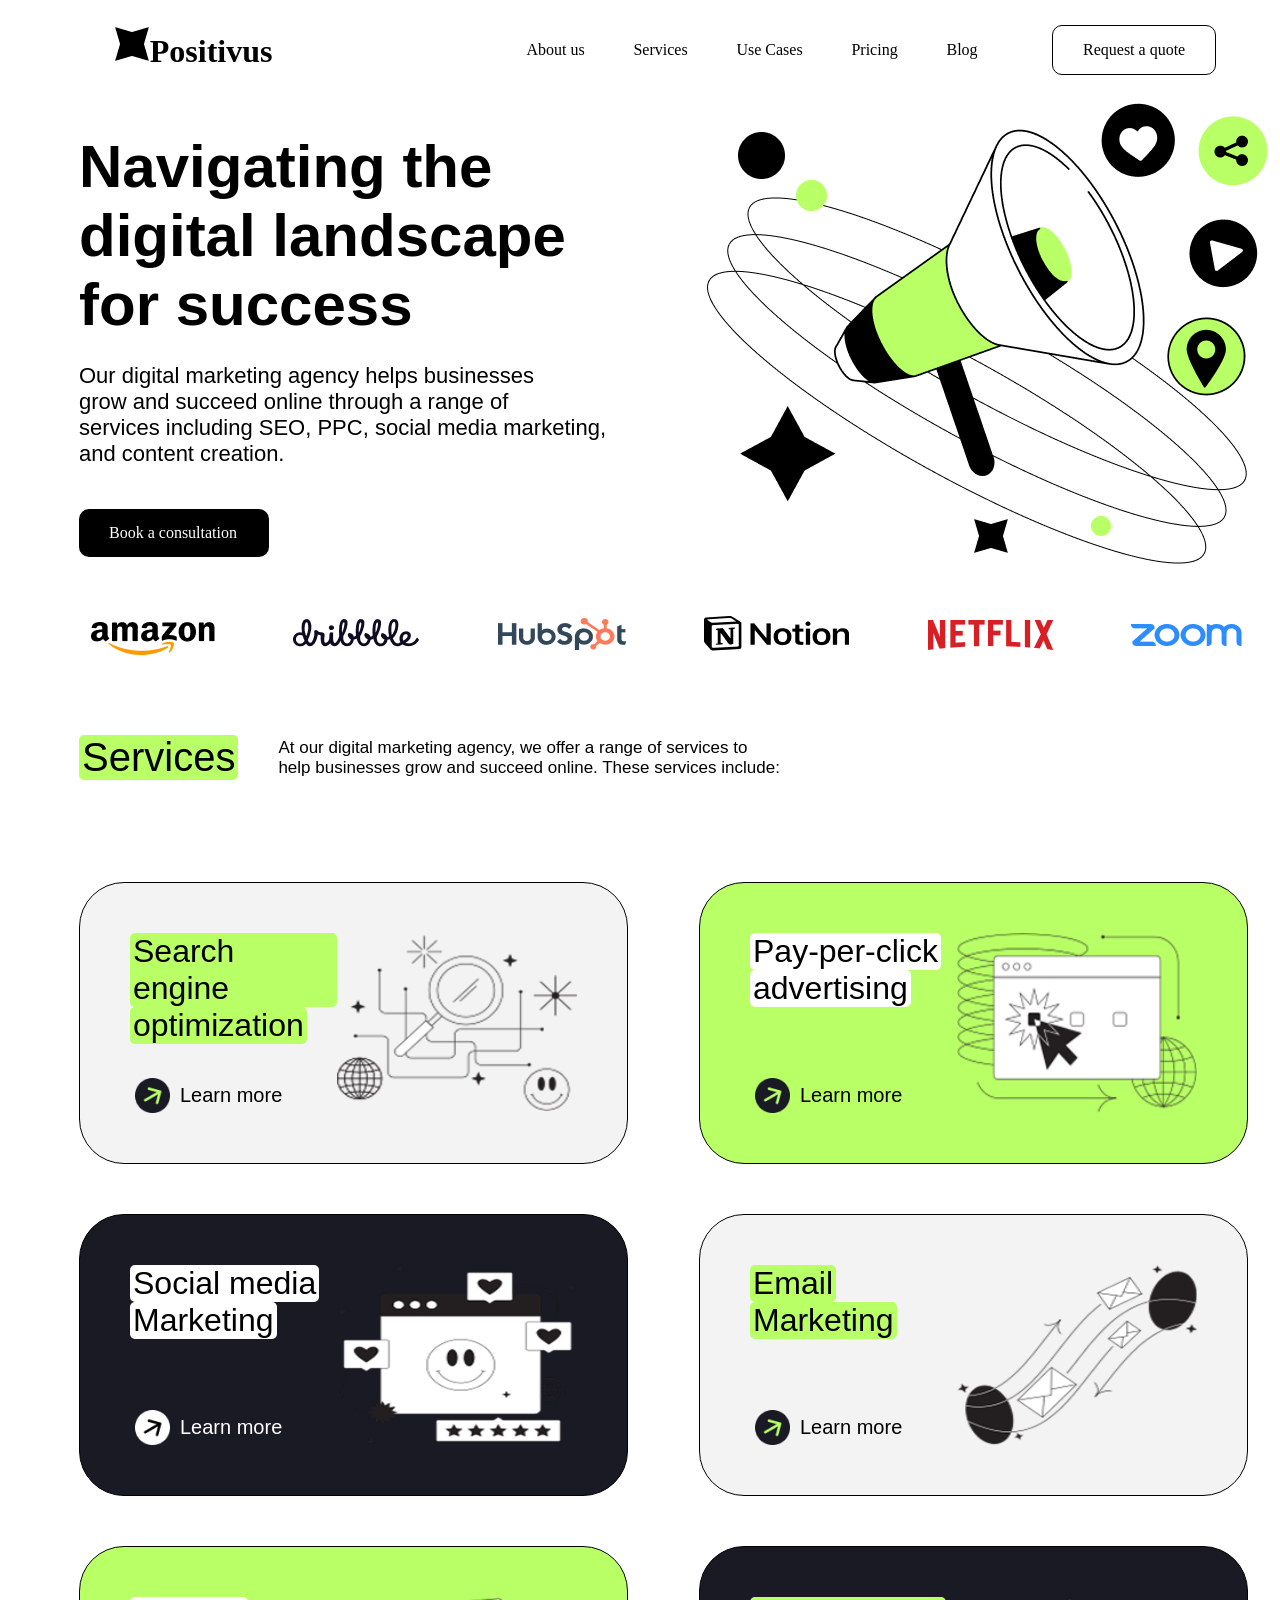
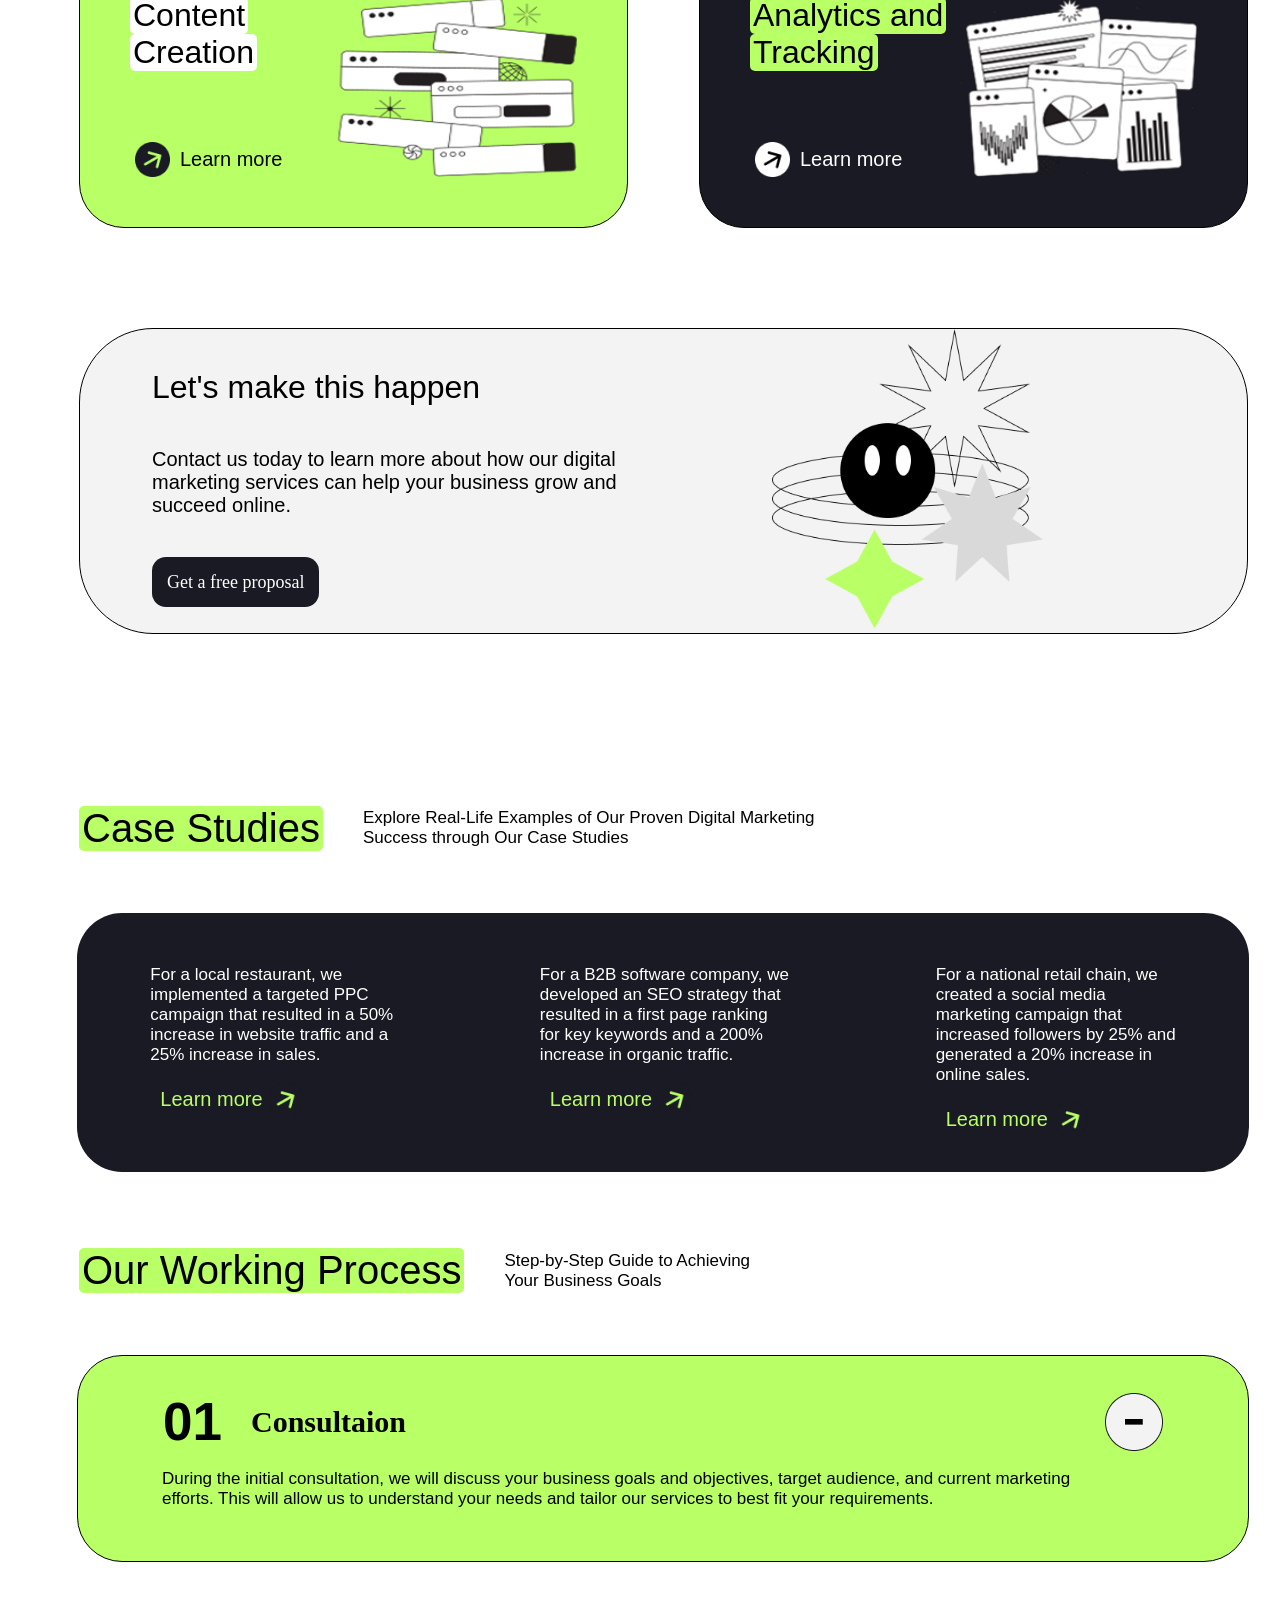
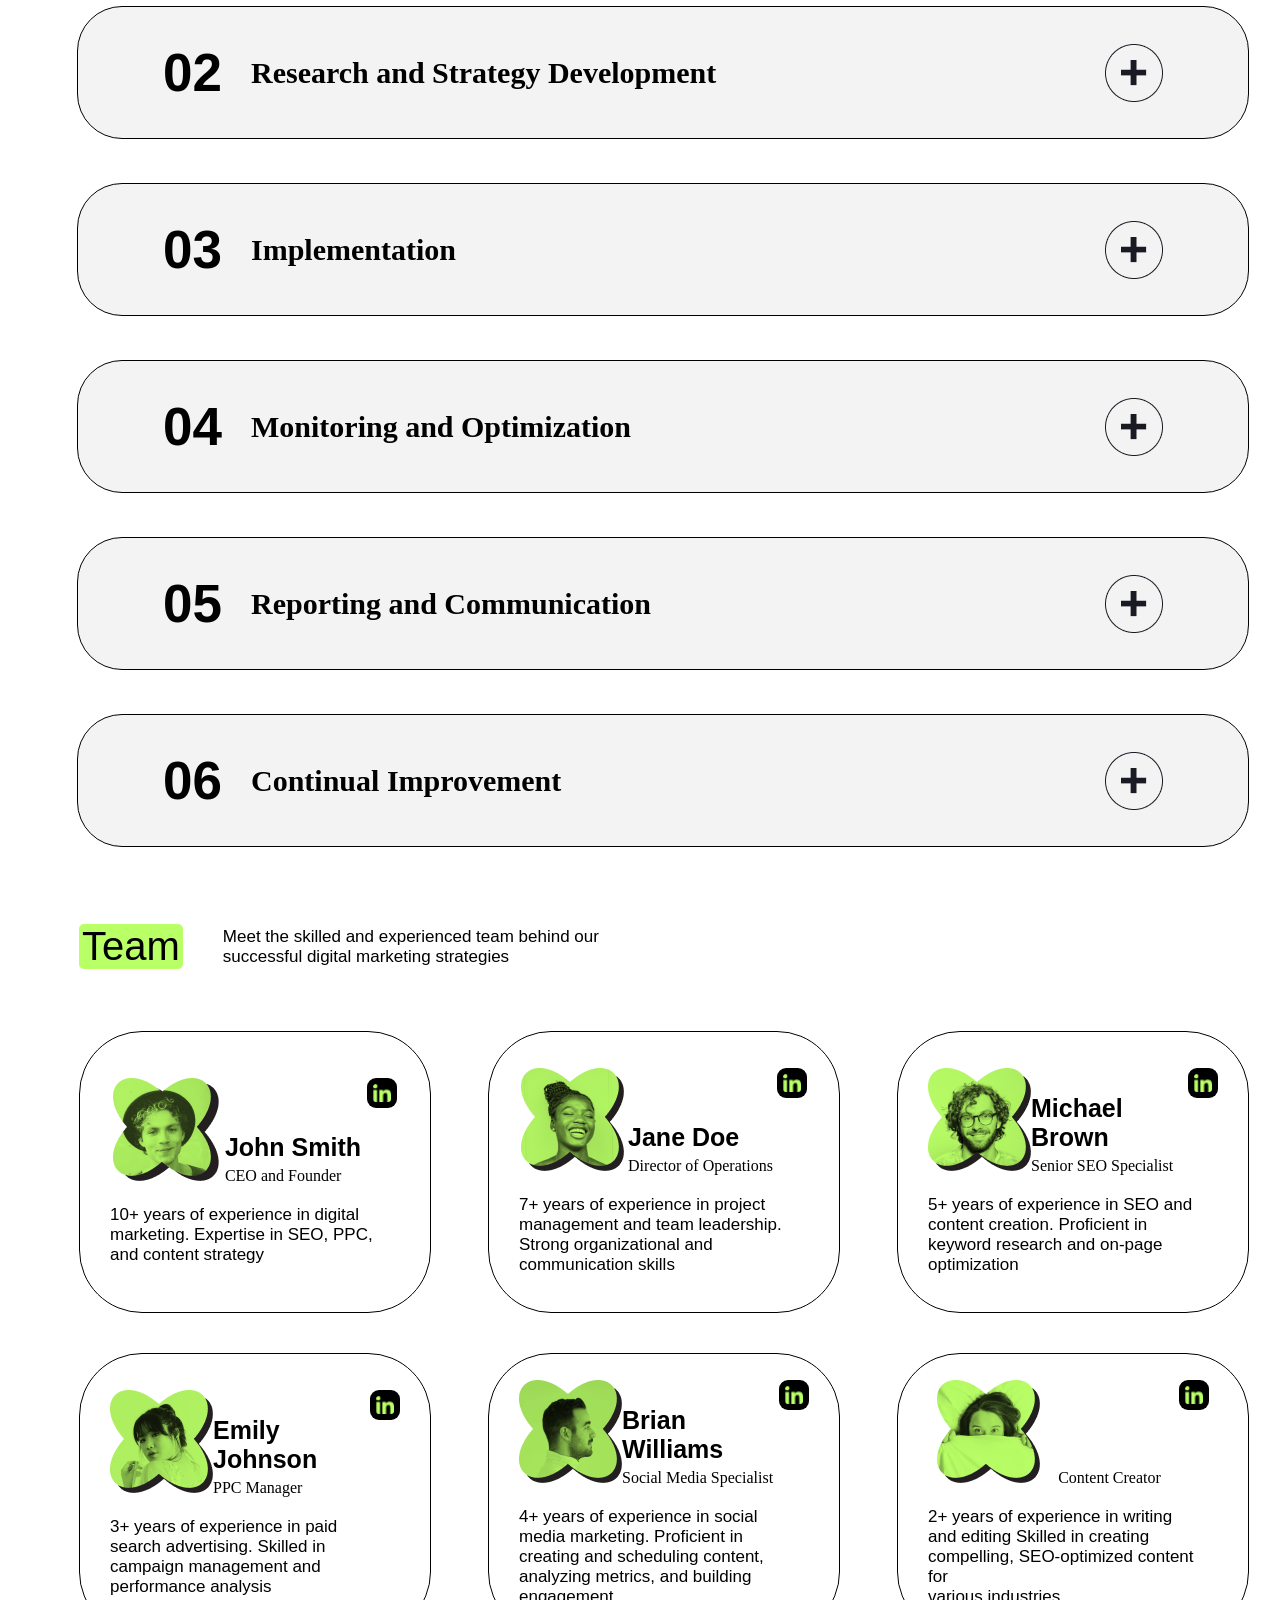
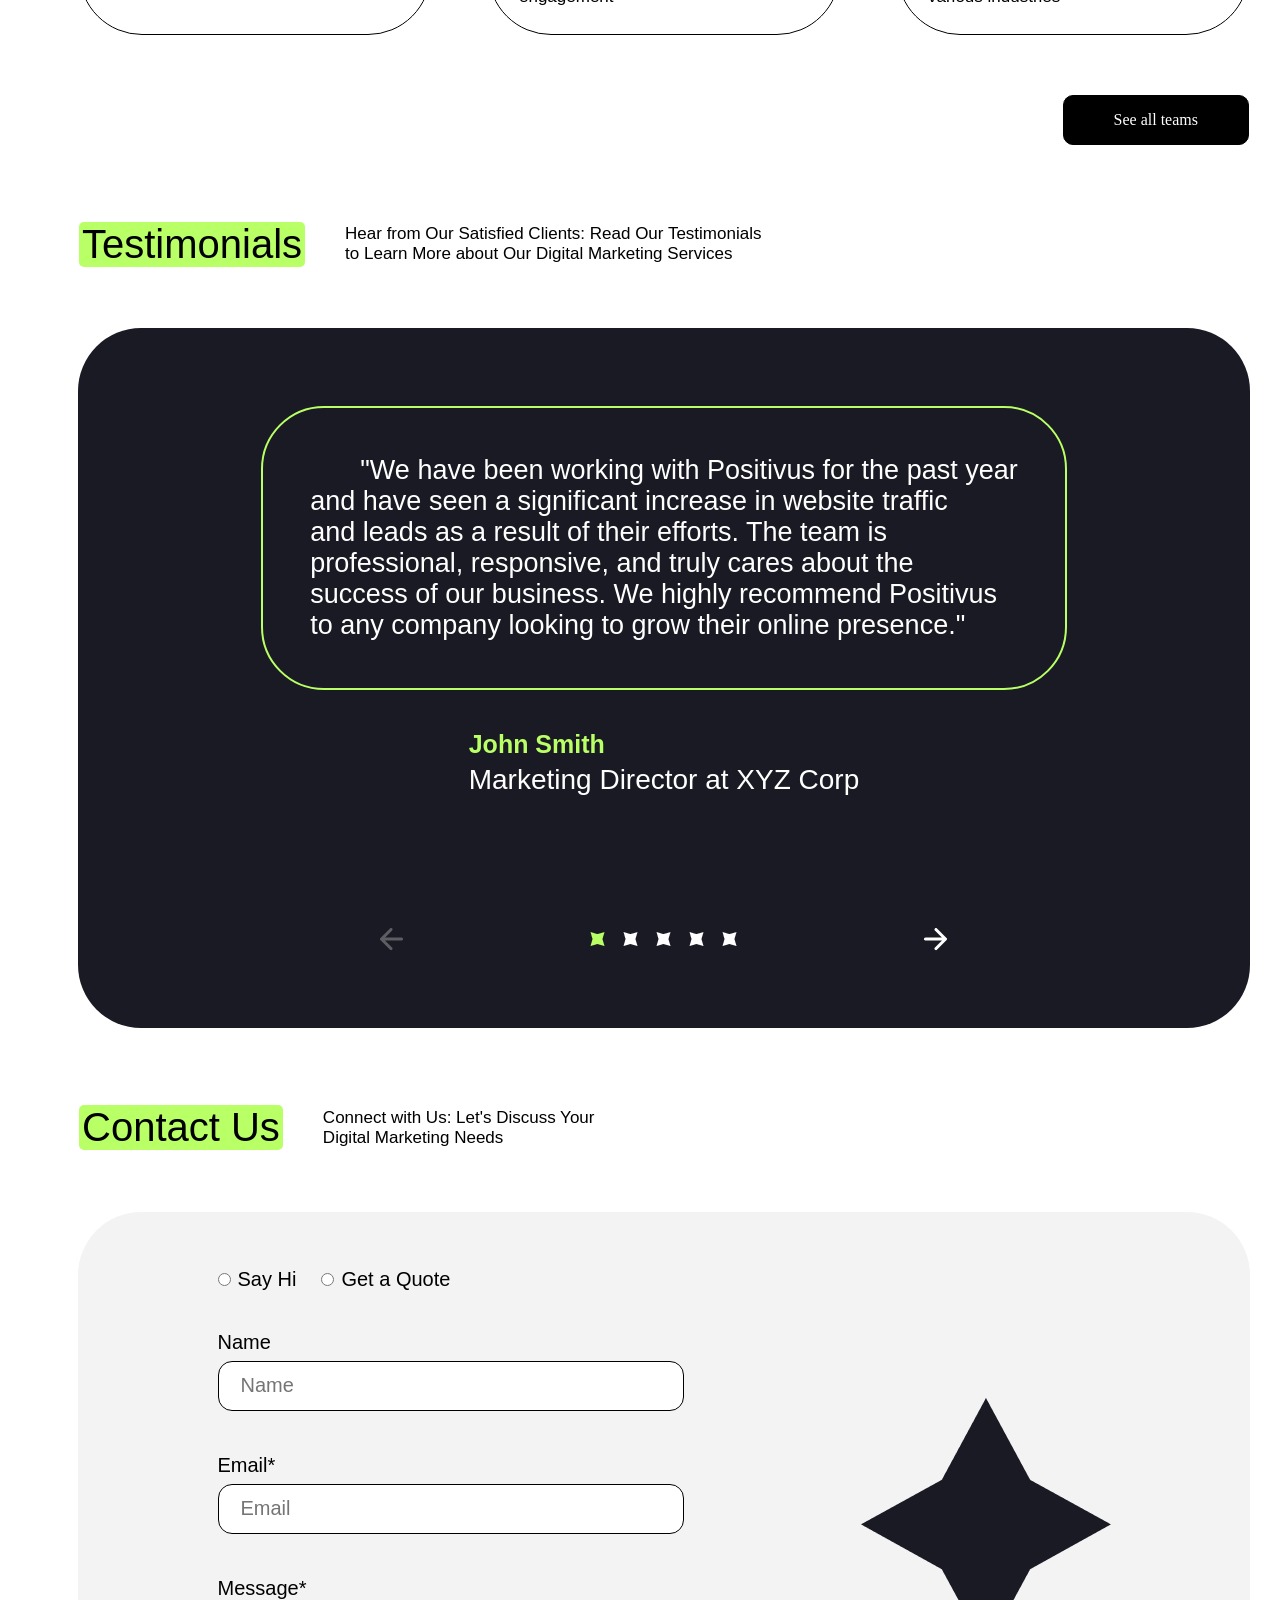
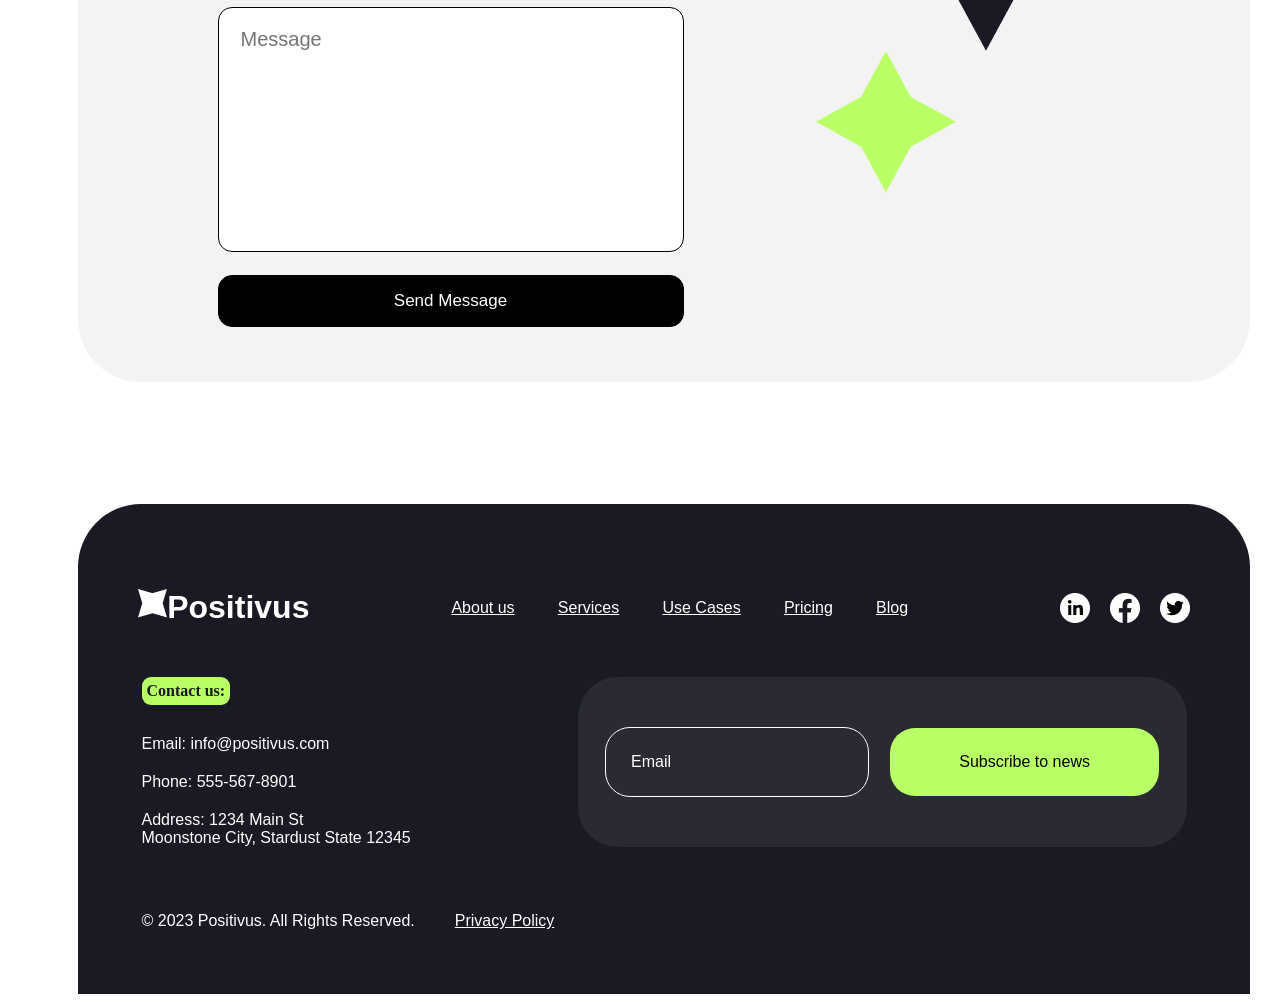
<file: index.html>
<!DOCTYPE html>

<html>

    <head>

        <title>Positivus</title>
        <link rel="stylesheet" href="website1.css">

    </head>

    <body>
        <!-- <div class="row1">
            <div>
                <h1>Positivus</h1>
            </div> 
            
            <div class="drow1">

                <span>About us</span>
                <span>Services</span>
                <span>Use Cases</span>
                <span>Pricing</span>
                <span>Blog</span>
                
                <div>
                    <h4>Request a quote</h4>
                </div>

            </div>
            
        </div> -->
        <div class="page">
            <div class="full">
                    <div class="con">


                        <div class="logo">

                            <div class="">
                                <img class="symbol" src="images/Frame.png" alt="logo">
                            </div>

                            <div class="">
                                <h1>Positivus</h1>
                            </div>

                        </div>
                        <div class="second">

                            <div class="more">

                                <span>About us</span>
                                <span>Services</span>
                                <span>Use Cases</span>
                                <span>Pricing</span>
                                <span>Blog</span>
                        
                            </div>
                            
                            <span class="quote">Request a quote</span>
                        
                        </div>

                    </div>
                    
                    <div class="main">
                        
                        <div class="m1">
                            <h1 class="headingTag1">Navigating the <br> digital landscape <br> for success</h1>
                            <p class="para">Our digital marketing agency helps businesses <br> grow and succeed online through a range of <br>services including SEO, PPC, social media marketing, <br> and content creation.</p>
                            <span class="booking">Book a consultation</span>
                        </div>

                        <div class="m2">
                            <img src="images/Illustration.png" alt="photo">
                        </div>

                    </div>

                    <div class="company">
                        <img src="images/amazonlogo.png" alt="amazonlogo">
                        <img src="images/dribblelogo.png" alt="dribblelogo">
                        <img src="images/hubspotlogo.png" alt="hubspotlogo">
                        <img src="images/notionlogo.png" alt="notionlogo">
                        <img src="images/netflixlogo.png" alt="netflixlogo">
                        <img src="images/zoomlogo.png" alt="zoomlogo">

                    </div>

                    <div class="services">
                        <h1 class="head1">Services</h1>
                        <p class="para1">At our digital marketing agency, we offer a range of services to <br>
                           help businesses grow and succeed online. These services include:
                        </p>
                    </div>

                    <div class="boxes">
                        <div class="l1">
                            <div class="box1">

                                <div class="bl">
                                    <div class="blt">
                                        <div class="x"><h1 class="b1lt1">Search engine</h1></div>
                                        <div class="y"><h1 class="b1lt2">optimization</h1></div>
                                    </div>

                                    <div class="bld">
                                        <img class="lmlogo" src="images/learnmore.png" />
                                        <span class="lm">Learn more</span>
                                    </div>

                                </div>

                                <div class="br">
                                    <img class="bi" src="images/box1.png" />
                                </div>

                            </div>

                            <div class="box2">

                                <div class="bl">
                                    <div class="blt">
                                        <div class="x"><h1 class="b2lt1">Pay-per-click</h1></div>
                                        <div class="y"><h1 class="b2lt2">advertising</h1></div>
                                    </div>

                                    <div class="bld">
                                        <img class="lmlogo" src="images/learnmore.png" />
                                        <span class="lm">Learn more</span>
                                    </div>

                                </div>

                                <div class="br">
                                    <img class="bi" src="images/box2.png" />
                                </div>

                            </div>
                        </div>
                        <div class="l2">
                            <div class="box3">

                                <div class="bl">
                                    <div class="blt">
                                        <div class="x"><h1 class="b3lt1">Social media</h1></div>
                                        <div class="y"><h1 class="b3lt2">Marketing</h1></div>
                                    </div>

                                    <div class="bld">
                                        <img class="lmlogo" src="images/Icon.png" />
                                        <span class="lm3">Learn more</span>
                                    </div>

                                </div>

                                <div class="br">
                                    <img class="bi" src="images/box3.png" />
                                </div>

                            </div>

                            <div class="box4">

                                <div class="bl">
                                    <div class="blt">
                                        <div class="x"><h1 class="b4lt1">Email</h1></div>
                                        <div class="y"><h1 class="b4lt2">Marketing</h1></div>
                                    </div>

                                    <div class="bld">
                                        <img class="lmlogo" src="images/learnmore.png" />
                                        <span class="lm">Learn more</span>
                                    </div>

                                </div>

                                <div class="br">
                                    <img class="bi" src="images/box4.png" />
                                </div>

                            </div>
                        </div>

                        <div class="l3">
                            <div class="box5">

                                <div class="bl">
                                    <div class="blt">
                                        <div class="x"><h1 class="b5lt1">Content</h1></div>
                                        <div class="y"><h1 class="b5lt2">Creation</h1></div>
                                    </div>

                                    <div class="bld">
                                        <img class="lmlogo" src="images/learnmore.png" />
                                        <span class="lm">Learn more</span>
                                    </div>

                                </div>

                                <div class="br">
                                    <img class="bi" src="images/box5.png" />
                                </div>

                            </div>

                            <div class="box6">

                                <div class="bl">
                                    <div class="blt">
                                        <div class="x"><h1 class="b6lt1">Analytics and</h1></div>
                                        <div class="y"><h1 class="b6lt2">Tracking</h1></div>
                                    </div>

                                    <div class="bld">
                                        <img class="lmlogo" src="images/Icon.png" />
                                        <span class="lm6">Learn more</span>
                                    </div>

                                </div>

                                <div class="br">
                                    <img class="bi" src="images/box6.png" />
                                </div>

                            </div>
                        </div>

                    </div>

                    <div class="small">
                        <div class="sl">
                            <h1 class="sl1">Let's make this happen</h1>
                            <p class="sl2">Contact us today to learn more about how our digital <br> marketing services can help your business grow and <br> succeed online.</p>
                            <div class="smallleftdown"><span class="sl3">Get a free proposal</span></div>
                        </div>

                        <div>
                            <img class="frame1" src="images/Frame1.png" />
                        </div>

                    </div>

                    <div class="services">
                        <h1 class="head1">Case Studies</h1>
                        <p class="para1">
                            Explore Real-Life Examples of Our Proven Digital Marketing <br>
                            Success through Our Case Studies
                        </p>
                    </div>

                    <div class="studies">

                        <div class="st1">
                            <p class="para2">For a local restaurant, we <br>
                               implemented a targeted PPC <br>
                               campaign that resulted in a 50% <br>
                               increase in website traffic and a <br>
                               25% increase in sales.
                            </p>
                            <div class="bld">
                                <span class="lm7">Learn more</span>
                                <img class="lmlogo" src="images/learnmore.png" />
                            </div>

                        </div>
                        <div st2>
                            <p class="para2">For a B2B software company, we <br>
                                     developed an SEO strategy that <br>
                                     resulted in a first page ranking <br>
                                     for key keywords and a 200% <br>
                                     increase in organic traffic.
                            </p>
                            <div class="bld">
                                <span class="lm7">Learn more</span>
                                <img class="lmlogo" src="images/learnmore.png" />
                            </div>

                        </div>
                        <div st3>
                            <p class="para2">
                                For a national retail chain, we <br>
                                created a social media <br>
                                marketing campaign that <br>
                                increased followers by 25% and <br>
                                generated a 20% increase in <br> 
                                online sales.
                            </p>
                            <div class="bld">
                                <span class="lm7">Learn more</span>
                                <img class="lmlogo" src="images/learnmore.png" />
                            </div>

                        </div>

                    </div>

                    <div class="services">
                        <h1 class="head1">Our Working Process</h1>
                        <p class="para1">
                            Step-by-Step Guide to Achieving <br>
                            Your Business Goals
                        </p>

                    </div>

                    <div class="card1">
                        <div class="cardtop">
                            <div class="cardtopleft">
                                <h1 class="no1">01</h1>
                                <h4 class="consultation">Consultaion</h4>

                            </div>
                            <div class="cardtopright">
                                <img src="images/minus.png" />
                            </div>
                        </div>
                        <div class="cardbottom">
                            <p class="para1">During the initial consultation, we will discuss your business goals and objectives, target audience, and current marketing <br> 
                               efforts. This will allow us to understand your needs and tailor our services to best fit your requirements.</p>
                        </div>
                    </div>

                    <div class="card2">
                            <div class="cardtopleft">
                                <h1 class="no1">02</h1>
                                <h4 class="consultation">Research and Strategy Development</h4>

                            </div>
                            <div class="cardtopright">
                                <img src="images/Plus icon.png" />
                            </div>
                    </div>

                    <div class="card2">
                            <div class="cardtopleft">
                                <h1 class="no1">03</h1>
                                <h4 class="consultation">Implementation</h4>

                            </div>
                            <div class="cardtopright">
                                <img src="images/Plus icon.png" />
                            </div>
                    </div>

                    <div class="card2">
                            <div class="cardtopleft">
                                <h1 class="no1">04</h1>
                                <h4 class="consultation">Monitoring and Optimization</h4>

                            </div>
                            <div class="cardtopright">
                                <img src="images/Plus icon.png" />
                            </div>
                    </div>

                    <div class="card2">
                            <div class="cardtopleft">
                                <h1 class="no1">05</h1>
                                <h4 class="consultation">Reporting and Communication</h4>

                            </div>
                            <div class="cardtopright">
                                <img src="images/Plus icon.png" />
                            </div>
                    </div>

                    <div class="card2">
                            <div class="cardtopleft">
                                <h1 class="no1">06</h1>
                                <h4 class="consultation">Continual Improvement</h4>

                            </div>
                            <div class="cardtopright">
                                <img src="images/Plus icon.png" />
                            </div>
                    </div>

                    <div class="services">
                        <h1 class="head1">Team</h1>
                        <p class="para1">
                            Meet the skilled and experienced team behind our <br>
                            successful digital marketing strategies
                        </p>

                    </div>

                    <div class="hor1">
                        <div class="details">
                            <div class="det">
                                <div class="dtop">
                                    <div class="dt1">
                                        <img class="person" src="images/Picture2.png" />
                                    </div>

                                    <div class="dt2">
                                        <div class="dt21">
                                            <h4 class="john">John Smith</h4>
                                            <span class="">CEO and Founder</span>
                                        </div>
                                    </div>
                                    <div>
                                        <div class="dt3">
                                            <img class="linkedin" src="images/linkedin.png" />
                                        </div>
                                    </div>

                                </div>

                                <div class="det2">
                                    <div class="dbottom">
                                        <span class="para3">
                                            10+ years of experience in digital  <br>
                                            marketing. Expertise in SEO, PPC, <br>
                                            and content strategy</span>
                                    </div>
                                </div>

                            </div>
                        </div>

                        <div class="details">
                            <div class="det">
                                <div class="dtop">
                                    <div class="dt1">
                                        <img class="person" src="images/Picture.png" />
                                    </div>

                                    <div class="dt2">
                                        <div class="dt21">
                                            <h4 class="john">Jane Doe</h4>
                                            <span class="">Director of Operations</span>
                                        </div>
                                    </div>
                                    <div>
                                        <div class="dt3">
                                            <img class="linkedin" src="images/linkedin.png" />
                                        </div>
                                    </div>

                                </div>

                                <div class="det2">
                                    <div class="dbottom">
                                        <span class="para3">
                                            7+ years of experience in project <br>
                                            management and team leadership. <br>
                                            Strong organizational and <br>
                                            communication skills</span>
                                    </div>
                                </div>

                            </div>
                        </div>

                        <div class="details">
                            <div class="det">
                                <div class="dtop">
                                    <div class="dt1">
                                        <img class="person" src="images/Picture3.png" />
                                    </div>

                                    <div class="dt2">
                                        <div class="dt21">
                                            <h4 class="john">Michael Brown</h4>
                                            <span class="">Senior SEO Specialist</span>
                                        </div>
                                    </div>
                                    <div>
                                        <div class="dt3">
                                            <img class="linkedin" src="images/linkedin.png" />
                                        </div>
                                    </div>

                                </div>

                                <div class="det2">
                                    <div class="dbottom">
                                        <span class="para3">
                                            5+ years of experience in SEO and <br>
                                            content creation. Proficient in <br>
                                            keyword research and on-page <br>
                                            optimization</span>
                                    </div>
                                </div>

                            </div>
                        </div>
                    </div>

                    <div class="hor1">
                        <div class="details">
                            <div class="det">
                                <div class="dtop">
                                    <div class="dt1">
                                        <img class="person" src="images/Picture4.png" />
                                    </div>

                                    <div class="dt2">
                                        <div class="dt21">
                                            <h4 class="john">Emily Johnson</h4>
                                            <span class="">PPC Manager</span>
                                        </div>
                                    </div>
                                    <div>
                                        <div class="dt3">
                                            <img class="linkedin" src="images/linkedin.png" />
                                        </div>
                                    </div>

                                </div>

                                <div class="det2">
                                    <div class="dbottom">
                                        <span class="para3">
                                            3+ years of experience in paid <br>
                                            search advertising. Skilled in <br>
                                            campaign management and <br>
                                            performance analysis</span>
                                    </div>
                                </div>

                            </div>
                        </div>

                        <div class="details">
                            <div class="det">
                                <div class="dtop">
                                    <div class="dt1">
                                        <img class="person" src="images/Picture5.png" />
                                    </div>

                                    <div class="dt2">
                                        <div class="dt21">
                                            <h4 class="john">Brian Williams</h4>
                                            <span class="">Social Media Specialist</span>
                                        </div>
                                    </div>
                                    <div>
                                        <div class="dt3">
                                            <img class="linkedin" src="images/linkedin.png" />
                                        </div>
                                    </div>

                                </div>

                                <div class="det2">
                                    <div class="dbottom">
                                        <span class="para3">
                                            4+ years of experience in social <br>
                                            media marketing. Proficient in <br>
                                            creating and scheduling content, <br>
                                            analyzing metrics, and building <br>
                                            engagement</span>
                                    </div>
                                </div>

                            </div>
                        </div>

                        <div class="details">
                            <div class="det">
                                <div class="dtop">
                                    <div class="dt1">
                                        <img class="person" src="images/Picture6.png" />
                                    </div>

                                    <div class="dt2">
                                        <div class="dt21">
                                            <h4 class="john"></h4>
                                            <span class="">Content Creator</span>
                                        </div>
                                    </div>
                                    <div>
                                        <div class="dt3">
                                            <img class="linkedin" src="images/linkedin.png" />
                                        </div>
                                    </div>

                                </div>

                                <div class="det2">
                                    <div class="dbottom">
                                        <span class="para3">
                                            2+ years of experience in writing <br>
                                            and editing Skilled in creating <br>
                                            compelling, SEO-optimized content for <br>
                                            various industries</span>
                                    </div>
                                </div>

                            </div>
                        </div>

                    </div>

                    <div class="moreteams">
                        <div class="mq"><span class="quote1">See all teams</span></div>

                    </div>
                    <div class="services">
                        <h1 class="head1">Testimonials</h1>
                        <p class="para1">
                            Hear from Our Satisfied Clients: Read Our Testimonials <br>
                            to Learn More about Our Digital Marketing Services
                        </p>

                    </div>

                    <div class="blackbox">
                        <div class="bb1">
                            <div class="bbt">
                                <div class="para4div">
                                    <span class="para4">"We have been working with Positivus for the past year <br>
                                        and have seen a significant increase in website traffic <br>
                                        and leads as a result of their efforts. The team is <br>
                                        professional, responsive, and truly cares about the <br>
                                        success of our business. We highly recommend Positivus <br>
                                        to any company looking to grow their online presence."</span>
                                </div>
                                <div class="dt21">
                                    <h4 class="john1">John Smith</h4>
                                    <span class="para5">Marketing Director at XYZ Corp</span>
                                </div>
                            </div>
                            
                        

                        <div class="bbb">
                            <img src="images/Navigation.png" >

                        </div>

                        </div>

                    </div>

                    <div class="services">
                        <h1 class="head1">Contact Us</h1>
                        <p class="para1">
                            Connect with Us: Let's Discuss Your <br>
                            Digital Marketing Needs
                        </p>

                    </div>

                    <div class="contactbox">

                        <div class="nem">

                            <div class="nem1">
                                <div>
                                    <input class="int" type="radio">
                                    <span class="nem21"> Say Hi</span>
                                </div>
                                <div class="nem12">
                                    <input type="radio">
                                    <span class="nem21">Get a Quote</span>
                                </div>

                            </div>

                            <div class="nem2">
                                <span class="nem21">Name</span>
                                <input class="int1" type="textbox" placeholder="Name">
                            </div>

                            <div class="nem2">
                                <span class="nem21">Email*</span>
                                <input class="int1" type="textbox" placeholder="Email">
                            </div>

                            <div class="nem2">
                                <span class="nem21">Message*</span>
                                <input class="int2" type="textbox" placeholder="Message">
                            </div>

                            <div class="nembdiv">
                                <span class="nemb">
                                    Send Message
                                </span>
                            </div>

                        </div>

                        <div class="cbr">
                            <div class="cbrt"><img src="images/Vector.png" /></div>
                            <div class="cbrb"><img src="images/Vector (1).png" alt=""></div>

                        </div>


                    </div>



                    <div class="finalbox">

                        <div class="con1">


                            <div class="logo">

                                <div class="">
                                    <img class="symbol" src="images/Vector (2).png" alt="logo">
                                </div>

                                <div class="">
                                    <h1 class="s1">Positivus</h1>
                                </div>

                            </div>
                            <div class="second">

                                <div class="more1">

                                    <span class="s1"><u>About us</u></span>
                                    <span class="s1"><u>Services</u></span>
                                    <span class="s1"><u>Use Cases</u></span>
                                    <span class="s1"><u>Pricing</u></span>
                                    <span class="s1"><u>Blog</u></span>
                            
                                </div>
                                
                                <img src="images/linkin.png" alt="">
                                <img class="facebook" src="images/fb.png" alt="">
                                <img src="images/twiter.png" alt="">

                            </div>

                        </div>

                        <div class="mars">
                        <div class="hi">

                            <div>
                                <div class="inline"><h4 class="smallgreen">Contact us:</h4></div>
                                <div>
                                    <span class="s1">Email: info@positivus.com</span>
                                </div>
                                <div class="hell">
                                    <span class="s1">Phone: 555-567-8901</span>
                                </div>
                                <div>
                                    <span class="s1">Address: 1234 Main St <br>
                                        Moonstone City, Stardust State 12345</span>
                                </div>



                            </div>

                            
                            <div class="r1">
                                <span class="s2">Email</span>
                                <span class="s3">Subscribe to news</span>
                            </div>

                        </div>

                        <div class="last">
                            <div class="last1">
                                <span class="s1">© 2023 Positivus. All Rights Reserved.</span>
                            </div>

                            <div>
                                <span class="s1"><u>Privacy Policy</u></span>

                            </div>

                        </div>
                        </div>
                    </div>


            </div>
        </div>

    </body>

</html>
</file>
<file: website1.css>
/* .row1{
    display: flex;
    align-items:baseline;
    justify-content: space-between;  
}    
h4{
    font-weight: normal;
    padding-left: ;
     
}
.drow1{
    display: flex;
    align-items:baseline;
    justify-content: space-around;
} */

.page{
    display: flex;
    justify-content: center;
}

.con{
    display: flex;
    align-items:center;
    justify-content: space-around;  
} 



.logo{
    display: flex;
    /* width: 298px; */
    align-items: baseline;
}

.symbol{
    padding-top: 50%;
    
}

.more{
    width: 500px;
    /* border: 2px solid black; */
    display: flex;
    justify-content: space-around;
}

.quote{
    border: 1px solid black;
    padding-right: 30px;
    padding-left: 30px;
    padding-top: 15px;
    padding-bottom: 15px;
    border-radius: 10px;
    margin-left: 50px;
    margin-right: -50px;

}

.second{
    display: flex;
    align-items:center;
    justify-content: space-around;
}


.booking{
    width:130px;
    padding-right: 30px;
    padding-left: 30px;
    padding-top: 15px;
    padding-bottom: 15px;
    border-radius: 10px;
    background-color: black;
    color: white;
    margin-top: 20px;
}

.main{
    display: flex;
    justify-content: center;

}


.headingTag1{
    font-size: 60px;
    font-family:'Gill Sans', 'Gill Sans MT', Calibri, 'Trebuchet MS', sans-serif;
    margin-bottom: 2px;
}

.m1{
    display: flex;
    flex-direction: column;
    align-content: space-around;
    margin-left:80px ;
    width: 601px;
}

.full{
    display: flex;
    flex-direction: column;
}


.para{
    font-size: 22px;
    font-family: 'Gill Sans', 'Gill Sans MT', Calibri, 'Trebuchet MS', sans-serif;
}
.company{
    margin-left: 53px;
    display: flex;
    justify-content: space-around;
}
.services{
    display: flex;
    align-items: center;
    margin-left: 80px;
    margin-top: 50px;
    margin-bottom: 35px;
}
.head1{
    font-size: 40px;
    color: black;
    background-color: #b9ff66;
    font-family: 'Gill Sans', 'Gill Sans MT', Calibri, 'Trebuchet MS', sans-serif;
    padding-left: 3px;
    padding-right: 3px;
    border-radius: 5px;
    font-weight: lighter;
}
.para1{
    font-size: 17px;
    font-family: 'Gill Sans', 'Gill Sans MT', Calibri, 'Trebuchet MS', sans-serif;
    margin-left: 40px;
}

.b1lt1{
    margin-top: 0px;
    margin-bottom: 0px;
    background-color: #b9ff66;
    border-radius: 5px;
    padding-left: 3px;
    padding-right: 3px;
    font-weight: lighter;
    font-family: 'Gill Sans', 'Gill Sans MT', Calibri, 'Trebuchet MS', sans-serif;
}
.b1lt2{
    margin-top: 0px;
    background-color: #b9ff66;
    border-radius: 5px;
    padding-left: 3px;
    padding-right: 3px;
    font-weight: lighter;
    font-family: 'Gill Sans', 'Gill Sans MT', Calibri, 'Trebuchet MS', sans-serif;
}


.b2lt1{
    margin-top: 0px;
    margin-bottom: 0px;
    background-color: white;
    border-radius: 5px;
    padding-left: 3px;
    padding-right: 3px;
    font-weight: lighter;
    font-family: 'Gill Sans', 'Gill Sans MT', Calibri, 'Trebuchet MS', sans-serif;
}
.b2lt2{
    margin-top: 0px;
    background-color: white;
    border-radius: 5px;
    padding-left: 3px;
    padding-right: 3px;
    font-weight: lighter;
    font-family: 'Gill Sans', 'Gill Sans MT', Calibri, 'Trebuchet MS', sans-serif;
}

.b3lt1{
    margin-top: 0px;
    margin-bottom: 0px;
    background-color: white;
    border-radius: 5px;
    padding-left: 3px;
    padding-right: 3px;
    font-weight: lighter;
    font-family: 'Gill Sans', 'Gill Sans MT', Calibri, 'Trebuchet MS', sans-serif;
}
.b3lt2{
    margin-top: 0px;
    background-color: white;
    border-radius: 5px;
    padding-left: 3px;
    padding-right: 3px;
    font-weight: lighter;
    font-family: 'Gill Sans', 'Gill Sans MT', Calibri, 'Trebuchet MS', sans-serif;
}

.b4lt1{
    margin-top: 0px;
    margin-bottom: 0px;
    background-color: #b9ff66;
    border-radius: 5px;
    padding-left: 3px;
    padding-right: 3px;
    font-weight: lighter;
    font-family: 'Gill Sans', 'Gill Sans MT', Calibri, 'Trebuchet MS', sans-serif;
}
.b4lt2{
    margin-top: 0px;
    background-color: #b9ff66;
    border-radius: 5px;
    padding-left: 3px;
    padding-right: 3px;
    font-weight: lighter;
    font-family: 'Gill Sans', 'Gill Sans MT', Calibri, 'Trebuchet MS', sans-serif;
}

.b5lt1{
    margin-top: 0px;
    margin-bottom: 0px;
    background-color:white;
    border-radius: 5px;
    padding-left: 3px;
    padding-right: 3px;
    font-weight: lighter;
    font-family: 'Gill Sans', 'Gill Sans MT', Calibri, 'Trebuchet MS', sans-serif;
}
.b5lt2{
    margin-top: 0px;
    background-color: white;
    border-radius: 5px;
    padding-left: 3px;
    padding-right: 3px;
    font-weight: lighter;
    font-family: 'Gill Sans', 'Gill Sans MT', Calibri, 'Trebuchet MS', sans-serif;
}

.b6lt1{
    margin-top: 0px;
    margin-bottom: 0px;
    background-color: #b9ff66;
    border-radius: 5px;
    padding-left: 3px;
    padding-right: 3px;
    font-weight: lighter;
    font-family: 'Gill Sans', 'Gill Sans MT', Calibri, 'Trebuchet MS', sans-serif;
}
.b6lt2{
    margin-top: 0px;
    background-color: #b9ff66;
    border-radius: 5px;
    padding-left: 3px;
    padding-right: 3px;
    font-weight: lighter;
    font-family: 'Gill Sans', 'Gill Sans MT', Calibri, 'Trebuchet MS', sans-serif;
}

.blt{
    display: flex;
    flex-direction: column;
}
.box1{
    display: flex;
    justify-content: space-between;
    border: 1px solid black;
    padding: 50px;
    border-radius: 45px;
    background-color: #F3F3F3;
}

.box2{
    display: flex;
    justify-content: space-between;
    border: 1px solid black;
    padding: 50px;
    border-radius: 45px;
    background-color: #b9ff66;
    
}

.box3{
    display: flex;
    justify-content: space-between;
    border: 1px solid black;
    padding: 50px;
    border-radius: 45px;
    background-color: #191A23;
}

.box4{
    display: flex;
    justify-content: space-between;
    border: 1px solid black;
    padding: 50px;
    border-radius: 45px;
    background-color: #F3F3F3;
}

.box5{
    display: flex;
    justify-content: space-between;
    border: 1px solid black;
    padding: 50px;
    border-radius: 45px;
    background-color: #b9ff66;
}

.box6{
    display: flex;
    justify-content: space-between;
    border: 1px solid black;
    padding: 50px;
    border-radius: 45px;
    background-color: #191A23;
}

.boxes{
    display: flex;
    flex-direction: column;
    row-gap: 50px;
    margin-top: 40px;
}


.bld{
    display: flex;
    align-items: center;
}
.lm{
    font-size: 20px;
    font-family: 'Gill Sans', 'Gill Sans MT', Calibri, 'Trebuchet MS', sans-serif;
    margin-left: 10px;
}
.lmlogo{
    height: 35px;
    width: 35px;
    margin-left: 5px;
}
.x{
    display: flex;
}
.y{
    display: flex;
}
.bl{
    display: flex;
    flex-direction: column;
    justify-content: space-between;
    width: 207px;
}

.l1{
    display: flex;
    justify-content: space-between;
    padding: 0 33px 0 80px;
    /* column-gap: 64px; */
    /* margin-left: 56px; */
}
.l2{
    display: flex;
    justify-content: space-between;
    padding: 0 33px 0 80px;
    /* column-gap: 111px; */
    /* margin-left: 56px; */

}
.lm3{
    font-size: 20px;
    font-family: 'Gill Sans', 'Gill Sans MT', Calibri, 'Trebuchet MS', sans-serif;
    margin-left: 10px;
    color: white;
}

.l3{
    display: flex;
    justify-content: space-between;
    padding: 0 33px 0 80px;
    /* column-gap: 64px; */
    /* margin-left: 56px; */
}

.lm6{
    font-size: 20px;
    font-family: 'Gill Sans', 'Gill Sans MT', Calibri, 'Trebuchet MS', sans-serif;
    margin-left: 10px;
    color: white;
}

.br{
    display: flex;
    align-items: center;
}

.bi{
    width: 240px;
    height: 180px;
}

.sl1{
    margin-top: 0%;
    font-weight: lighter;
    font-family: 'Gill Sans', 'Gill Sans MT', Calibri, 'Trebuchet MS', sans-serif;    
}

.sl2{
    font-size: 20px;
    font-family: 'Gill Sans', 'Gill Sans MT', Calibri, 'Trebuchet MS', sans-serif;
}

.sl3{
    color: white;
    background-color: #191A23;
    font-size: 18px;
    padding: 15px;
    border-radius: 14px;
}

.small{
    display: flex;
    justify-content: space-between;
    /* margin-top: 100px; */
    border: 1px solid black;
    background-color: #F3F3F3;
    border-radius: 74px;
    padding: 0 100px 0 72px;
    margin: 100px 33px 95px 80px;
}

.smallleftdown{
    margin-top: 35px;
}

.frame1{
    height: 300px;
}

.sl{
    display: flex;
    flex-direction: column;
    justify-content: center;
}

.lm7{
    font-size: 20px;
    font-family: 'Gill Sans', 'Gill Sans MT', Calibri, 'Trebuchet MS', sans-serif;
    margin-left: 10px;
    color: #b9ff66;
}

.para2{
    font-size: 17px;
    font-family: 'Gill Sans', 'Gill Sans MT', Calibri, 'Trebuchet MS', sans-serif;
    color: white;
}

.studies{
    display: flex;
    /* border: #191A23; */
    background-color: #191A23;
    justify-content: space-around;
    /* width: 1168.2px; */
    /* margin-left: 79px; */
    margin: 0 32px 0 78px;
    border-radius: 45px;
    padding: 35px 0 35px 0;
}

.st1{
    display: flex;
    flex-direction: column;

}

.card1{
    display: flex;
    background-color: #b9ff66;
    border: 1px solid black;
    flex-direction: column;
    justify-content: space-around;
    margin: 0 32px 0 78px;
    border-radius: 45px;
    padding: 35px 0 35px 0;
}

.cardtop{
    display: flex;
    justify-content: space-between;
    padding: 0 85px 0 85px;

}

.cardtopleft{
    display: flex;
    align-items: center;
}

.cardbottom{
    display: flex;
    margin-left: 44px;
}

.no1{
    width: 88px;
    font-size:53px;
    margin: 0;
    font-family :'Franklin Gothic Medium', 'Arial Narrow', Arial, sans-serif;
}

.cardtopright{
    display: flex;
    align-items: center;
}
.consultation{
    font-size: 30px;
    margin: 0px;
}
.card2{
    display: flex;
    justify-content: space-between;
    border: 1px solid black;
    background-color: #F3F3F3;
    margin: 44px 32px 0px 78px;
    border-radius: 45px;
    padding: 35px 85px 35px 85px;
    
}
.details{
    border: 1px solid black;
    /* background-color: #F3F3F3; */
    padding: 30px;
    width: 290px;
    border-radius: 63px;
    height: 220px;
    display: flex;
    justify-content: center;
    

}

.dt3{
    display: flex;
}

.linkedin{
    background-color: black;
    border-radius: 30%;    
    width: 18px;
    padding: 6px;
}
/* .person{
    border-radius: 100%;
} */

.para3{
    font-size: 17px;
    font-family: 'Gill Sans', 'Gill Sans MT', Calibri, 'Trebuchet MS', sans-serif;
    /* margin: 0 0 30px 30px; */
}

.john{
    margin-bottom: 5px ;
    font-family: 'Gill Sans', 'Gill Sans MT', Calibri, 'Trebuchet MS', sans-serif;
    font-size: 25px;
    margin-top: 0%;
}

.dtop{
    display: flex ;
    width: 290px;
    justify-content: space-around;
}

.det{
    display: flex;
    flex-direction: column;
    width: 290px;
    justify-content: center;
}
.det2{
    display: flex;
    margin-top: 20px;
}
.dt2{
    display: flex;
    align-items: end;
}

.hor1{
    display: flex;
    justify-content: space-between;
    padding-left: 80px;
    margin-bottom: 40px;
    padding-right: 32px;
}

.quote1{
    border: 1px solid black;
    padding-right: 50px;
    padding-left: 50px;
    padding-top: 15px;
    padding-bottom: 15px;
    border-radius: 10px;
    /* margin-left: 50px;
    margin-right: -50px; */
    background-color: black;
    color: white;
    margin-right: 32px;
}
.mq{
    display: flex;
    display: flex;
    justify-content: end;
    padding-top: 20px;
}

.blackbox{
    /* border: 1px solid black; */
    height: 700px;
    background-color: #191A23;
    display: flex;
    justify-content: center;
    align-items: center;
    border-radius: 63px;
    margin: 0 31px 0 79px ;
}

.john1{
    margin-bottom: 5px ;
    font-family: 'Gill Sans', 'Gill Sans MT', Calibri, 'Trebuchet MS', sans-serif;
    font-size: 25px;
    margin-top: 0%;
    color: #b9ff66;
}
.para4{
    font-size: 27px;
    font-family: 'Gill Sans', 'Gill Sans MT', Calibri, 'Trebuchet MS', sans-serif;
    margin: 50px;
    color: white;
    
}
.para4div{
    border: 2px solid #b9ff66;
    padding: 47px;
    border-radius: 63px;
    margin-bottom: 40px ;
}

.bbt{
    display: flex;
    justify-content: center;
    align-items: center;
    flex-direction: column;
}
.bbb{
    display: flex;
    justify-content: center;
}

.bb1{
    /* margin: 30px 0 170px 0; */
    height: 545px;
    display: flex;
    flex-direction: column;
    justify-content: space-between;
    /* margin-bottom: 20px; */
}

.para5{
    font-family: 'Gill Sans', 'Gill Sans MT', Calibri, 'Trebuchet MS', sans-serif;
    font-size: 28px;
    color: white;
}

.contactbox{
    height: 770px;
    background-color: #F3F3F3;
    display: flex;
    justify-content: center;
    align-items: center;
    border-radius: 63px;
    margin: 0 31px 122px 79px ;
}

.int{
    margin-left: 0%;
}

.cbr{
    display: flex;
    flex-direction: column;
    width: 295px;
    /* align-items: center; */
    margin-left: 132px;
}
.cbrt{
    display: flex;
    justify-content: end;
}
.int1{
    
    border-radius: 14px;
    height: 46px;
    font-size: 20px;
    width: 440px;
    padding-left: 22px;
    border: 1px solid black;
    margin-bottom: 23px;
    margin-top: 7px;
}
.nem1{
    display: flex;
    /* justify-content: space-between; */
    padding-bottom: 20px;
}
.nem21{
    font-size: 20px;
    font-family: 'Gill Sans', 'Gill Sans MT', Calibri, 'Trebuchet MS', sans-serif;
}
.nem2{
    display: flex;
    flex-direction: column;
    margin-top: 20px;
}
.nem12{
    padding-left: 20px;
}
.int2{
    border-radius: 14px;
    /* height: 230px; */
    font-size: 20px;
    width: 440px;
    padding-left: 22px;
    border: 1px solid black;
    margin-bottom: 23px;
    margin-top: 7px;
    padding-bottom: 200px;
    padding-top: 20px;
}
.nemb{
    font-family: 'Gill Sans', 'Gill Sans MT', Calibri, 'Trebuchet MS', sans-serif;
    font-size: 17px;
}
.nembdiv{
    border: 1px solid black;
    padding-right: 50px;
    padding-left: 50px;
    padding-top: 15px;
    padding-bottom: 15px;
    border-radius: 14px;
    background-color: black;
    color: white;
    text-align: center;
}

.finalbox{
    height: 490px;
    background-color: #191A23;
    display: flex;
    justify-content: center;
    align-items: center;
    /* border-radius: 63px; */
    margin: 0 31px 0 79px;
    border-top-left-radius: 63px;
    border-top-right-radius: 63px;
    flex-direction: column;
}
.facebook{
    padding: 0 20px;
}

.s1{
    color: white;
    font-family: 'Gill Sans', 'Gill Sans MT', Calibri, 'Trebuchet MS', sans-serif;
}

.con1{
    display: flex;
    align-items:center;
    justify-content: space-around;
    width: 1172px;
}

.more1{
    width: 500px;
    /* border: 2px solid black; */
    display: flex;
    justify-content: space-around;
    padding-right: 130px;
}

.smallgreen{
    color: #191A23;
    background-color: #b9ff66;
    padding: 5px;
    border-radius: 9px;
    margin-top: 0%;
    margin-bottom: 30px;
}
.hell{
    padding: 20px 0;
}
.inline{
    display: flex;
}
.s2{
    font-family: 'Gill Sans', 'Gill Sans MT', Calibri, 'Trebuchet MS', sans-serif;
    color: white;
    border: 1px solid white;
    padding: 25px 197px 25px 25px;
    border-radius: 25px;

}
.s3{
    font-family: 'Gill Sans', 'Gill Sans MT', Calibri, 'Trebuchet MS', sans-serif;
    color: black;
    background-color: #b9ff66;
    padding: 25px 69px 25px 69px;
    border-radius: 25px;
}
.r1{
    padding: 30px 17px;
    background-color: #292A32;
    width: 575px;
    display: flex;
    justify-content: space-around;
    align-items: center;
    border-radius: 40px;
}
.hi{
    display: flex;
    justify-content: space-between;
    width: 1045px;
    margin: 30px 0 65px 0;
}
.last{
    display: flex;
}
.last1{
    margin-right: 40px;
}
.mars{
    display: flex;
    flex-direction: column;
    align-items: start;
}
</file>
